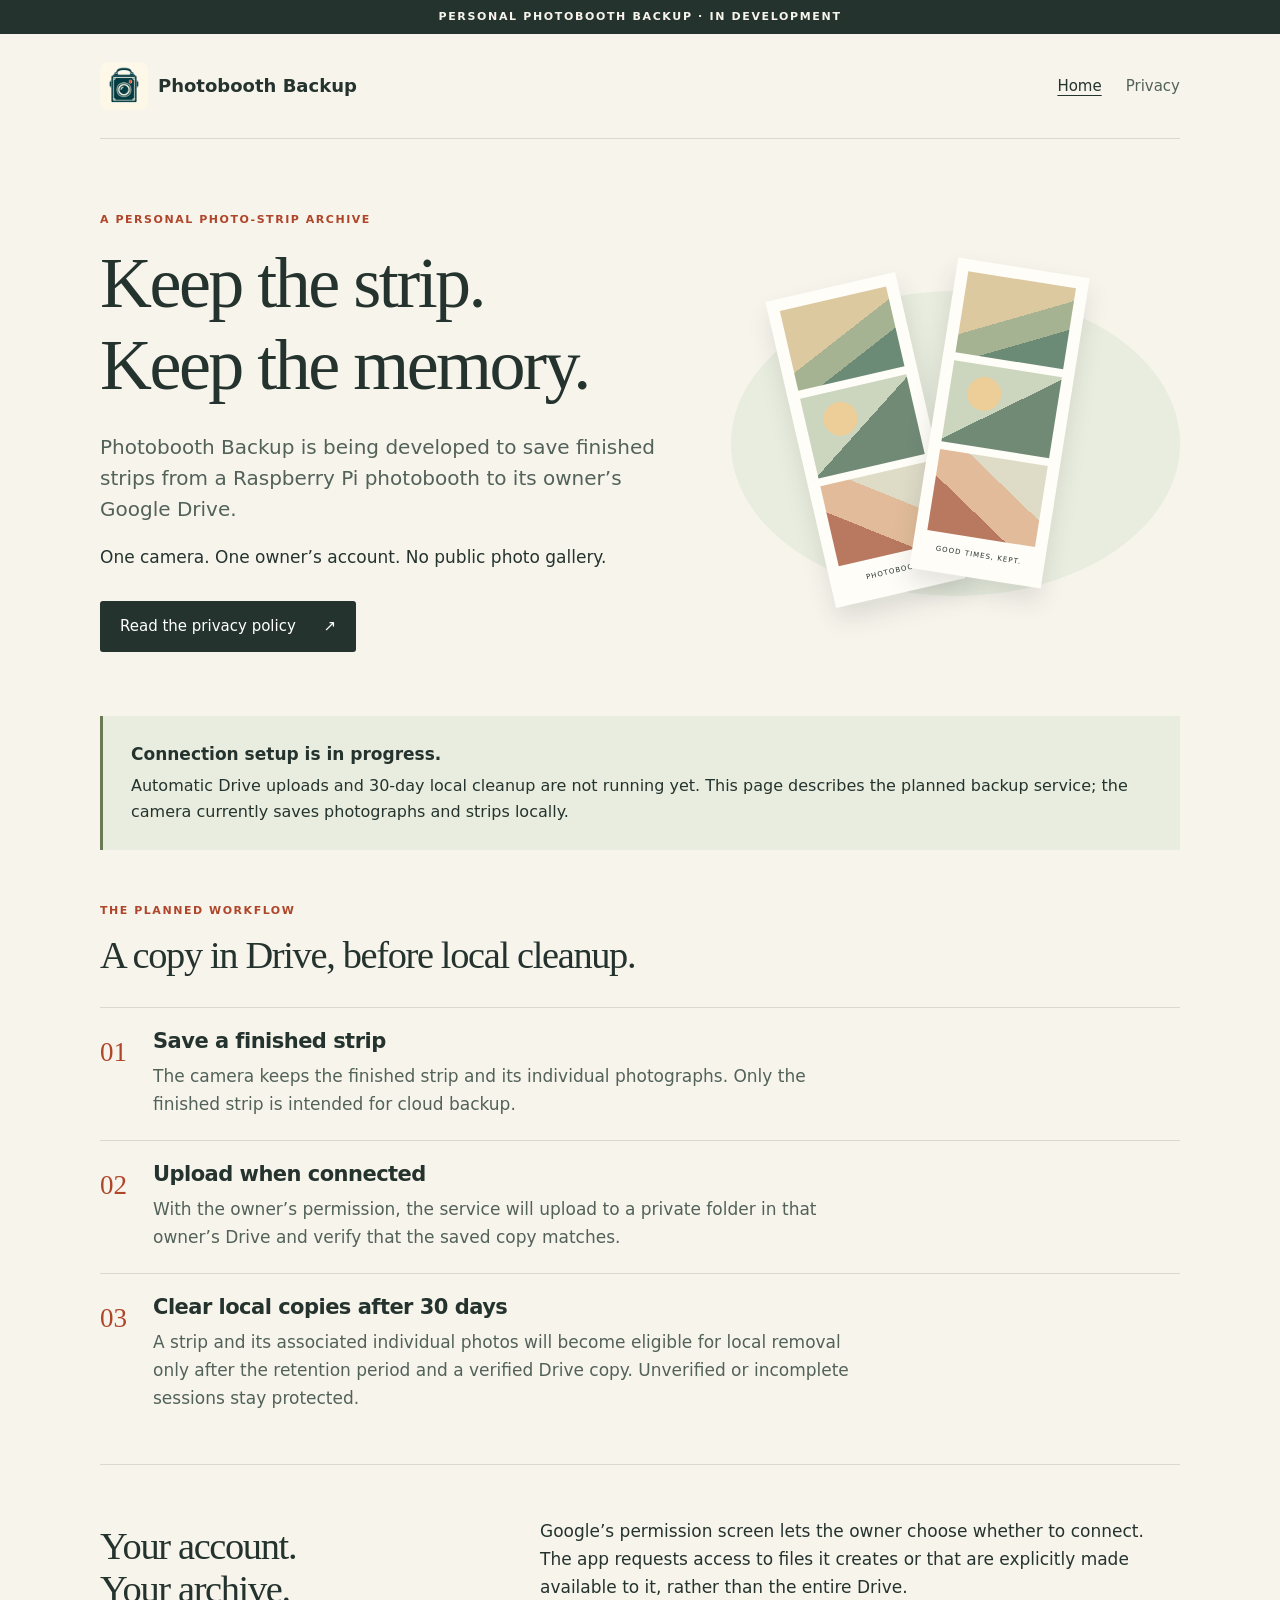
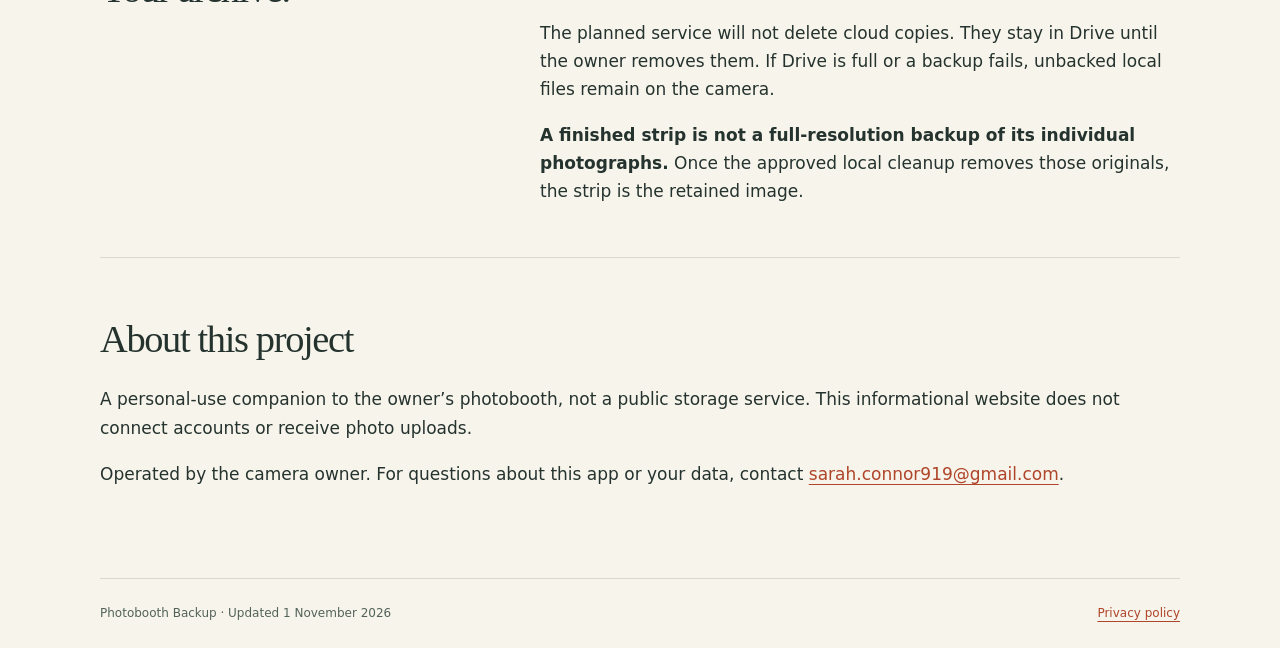
<file: index.html>
<!doctype html>
<html lang="en">
<head>
  <meta charset="utf-8">
  <meta name="viewport" content="width=device-width, initial-scale=1">
  <meta name="robots" content="noindex, nofollow">
  <meta name="description" content="Photobooth Backup: a personal photo-strip archive for a Raspberry Pi photobooth. Google Drive backup is in development.">
  <title>Photobooth Backup — Photo strips, kept privately</title>
  <link rel="icon" type="image/png" href="photobooth-logo.png">
  <link rel="stylesheet" href="styles.css">
</head>
<body>
  <a class="skip" href="#main">Skip to content</a>
  <div class="review-banner">PERSONAL PHOTOBOOTH BACKUP · IN DEVELOPMENT</div>
  <header class="site-header wrap">
    <a class="brand" href="index.html"><img class="brand-logo" src="photobooth-logo.png" alt="" width="48" height="48"> Photobooth Backup</a>
    <nav aria-label="Main navigation"><a href="index.html" aria-current="page">Home</a><a href="privacy.html">Privacy</a></nav>
  </header>
  <main id="main" class="wrap">
    <section class="hero" aria-labelledby="title">
      <div>
        <p class="eyebrow">A personal photo-strip archive</p>
        <h1 id="title">Keep the strip.<br>Keep the memory.</h1>
        <p class="intro">Photobooth Backup is being developed to save finished strips from a Raspberry Pi photobooth to its owner’s Google Drive.</p>
        <p>One camera. One owner’s account. No public photo gallery.</p>
        <a class="button" href="privacy.html">Read the privacy policy <span aria-hidden="true">↗</span></a>
      </div>
      <div class="illustration" role="img" aria-label="An illustration of two photo strips, using abstract shapes rather than real photographs">
        <div class="strip strip-back"><i></i><i></i><i></i><span>PHOTOBOOTH</span></div>
        <div class="strip strip-front"><i></i><i></i><i></i><span>GOOD TIMES, KEPT.</span></div>
      </div>
    </section>
    <aside class="status" aria-label="Current development status"><strong>Connection setup is in progress.</strong><p>Automatic Drive uploads and 30-day local cleanup are not running yet. This page describes the planned backup service; the camera currently saves photographs and strips locally.</p></aside>
    <section class="section" aria-labelledby="plan">
      <p class="eyebrow">The planned workflow</p>
      <h2 id="plan">A copy in Drive, before local cleanup.</h2>
      <ol class="steps">
        <li><span class="step-number" aria-hidden="true">01</span><div><h3>Save a finished strip</h3><p>The camera keeps the finished strip and its individual photographs. Only the finished strip is intended for cloud backup.</p></div></li>
        <li><span class="step-number" aria-hidden="true">02</span><div><h3>Upload when connected</h3><p>With the owner’s permission, the service will upload to a private folder in that owner’s Drive and verify that the saved copy matches.</p></div></li>
        <li><span class="step-number" aria-hidden="true">03</span><div><h3>Clear local copies after 30 days</h3><p>A strip and its associated individual photos will become eligible for local removal only after the retention period and a verified Drive copy. Unverified or incomplete sessions stay protected.</p></div></li>
      </ol>
    </section>
    <section class="section split" aria-labelledby="control">
      <h2 id="control">Your account.<br>Your archive.</h2>
      <div><p>Google’s permission screen lets the owner choose whether to connect. The app requests access to files it creates or that are explicitly made available to it, rather than the entire Drive.</p><p>The planned service will not delete cloud copies. They stay in Drive until the owner removes them. If Drive is full or a backup fails, unbacked local files remain on the camera.</p><p><strong>A finished strip is not a full-resolution backup of its individual photographs.</strong> Once the approved local cleanup removes those originals, the strip is the retained image.</p></div>
    </section>
    <section class="contact section" aria-labelledby="contact">
      <h2 id="contact">About this project</h2>
      <p>A personal-use companion to the owner’s photobooth, not a public storage service. This informational website does not connect accounts or receive photo uploads.</p>
      <p>Operated by the camera owner. For questions about this app or your data, contact <a href="mailto:sarah.connor919@gmail.com">sarah.connor919@gmail.com</a>.</p>
    </section>
  </main>
  <footer class="wrap site-footer"><span>Photobooth Backup · Updated 1 November 2026</span><a href="privacy.html">Privacy policy</a></footer>
</body>
</html>
</file>
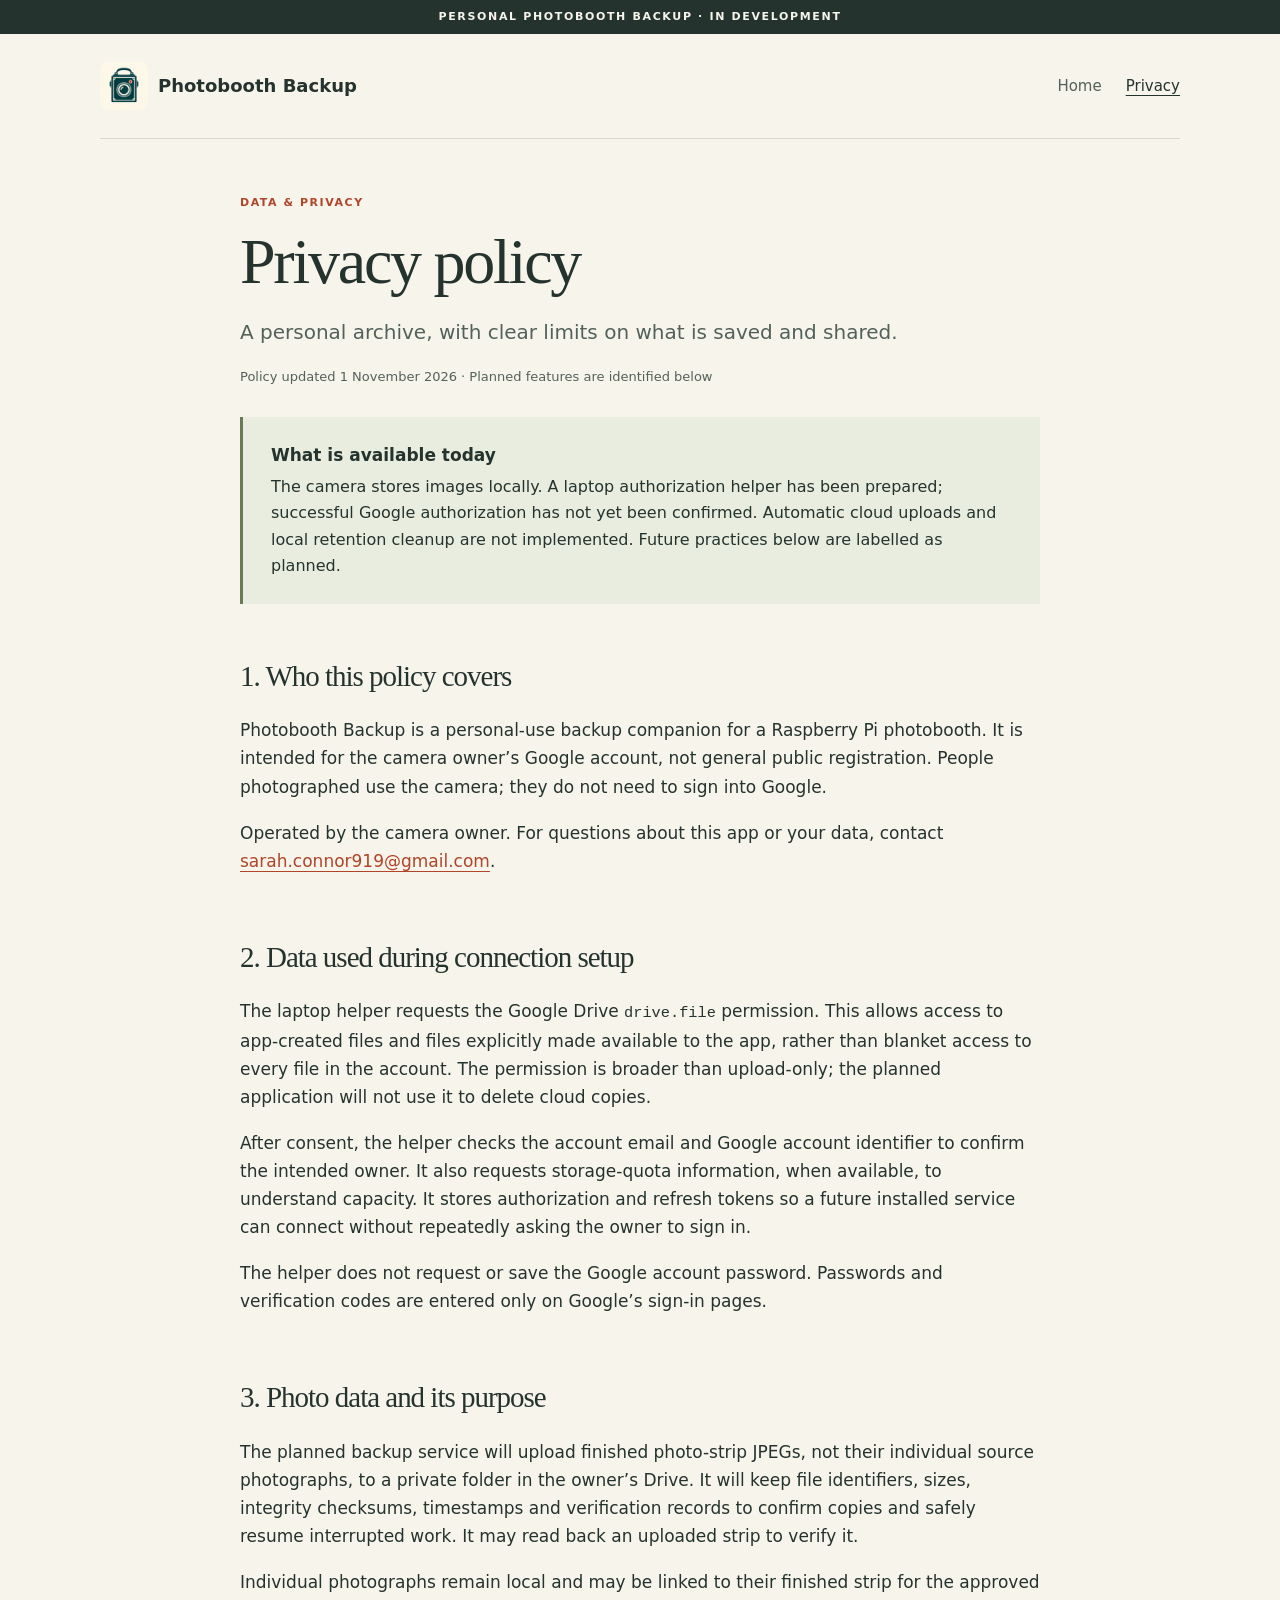
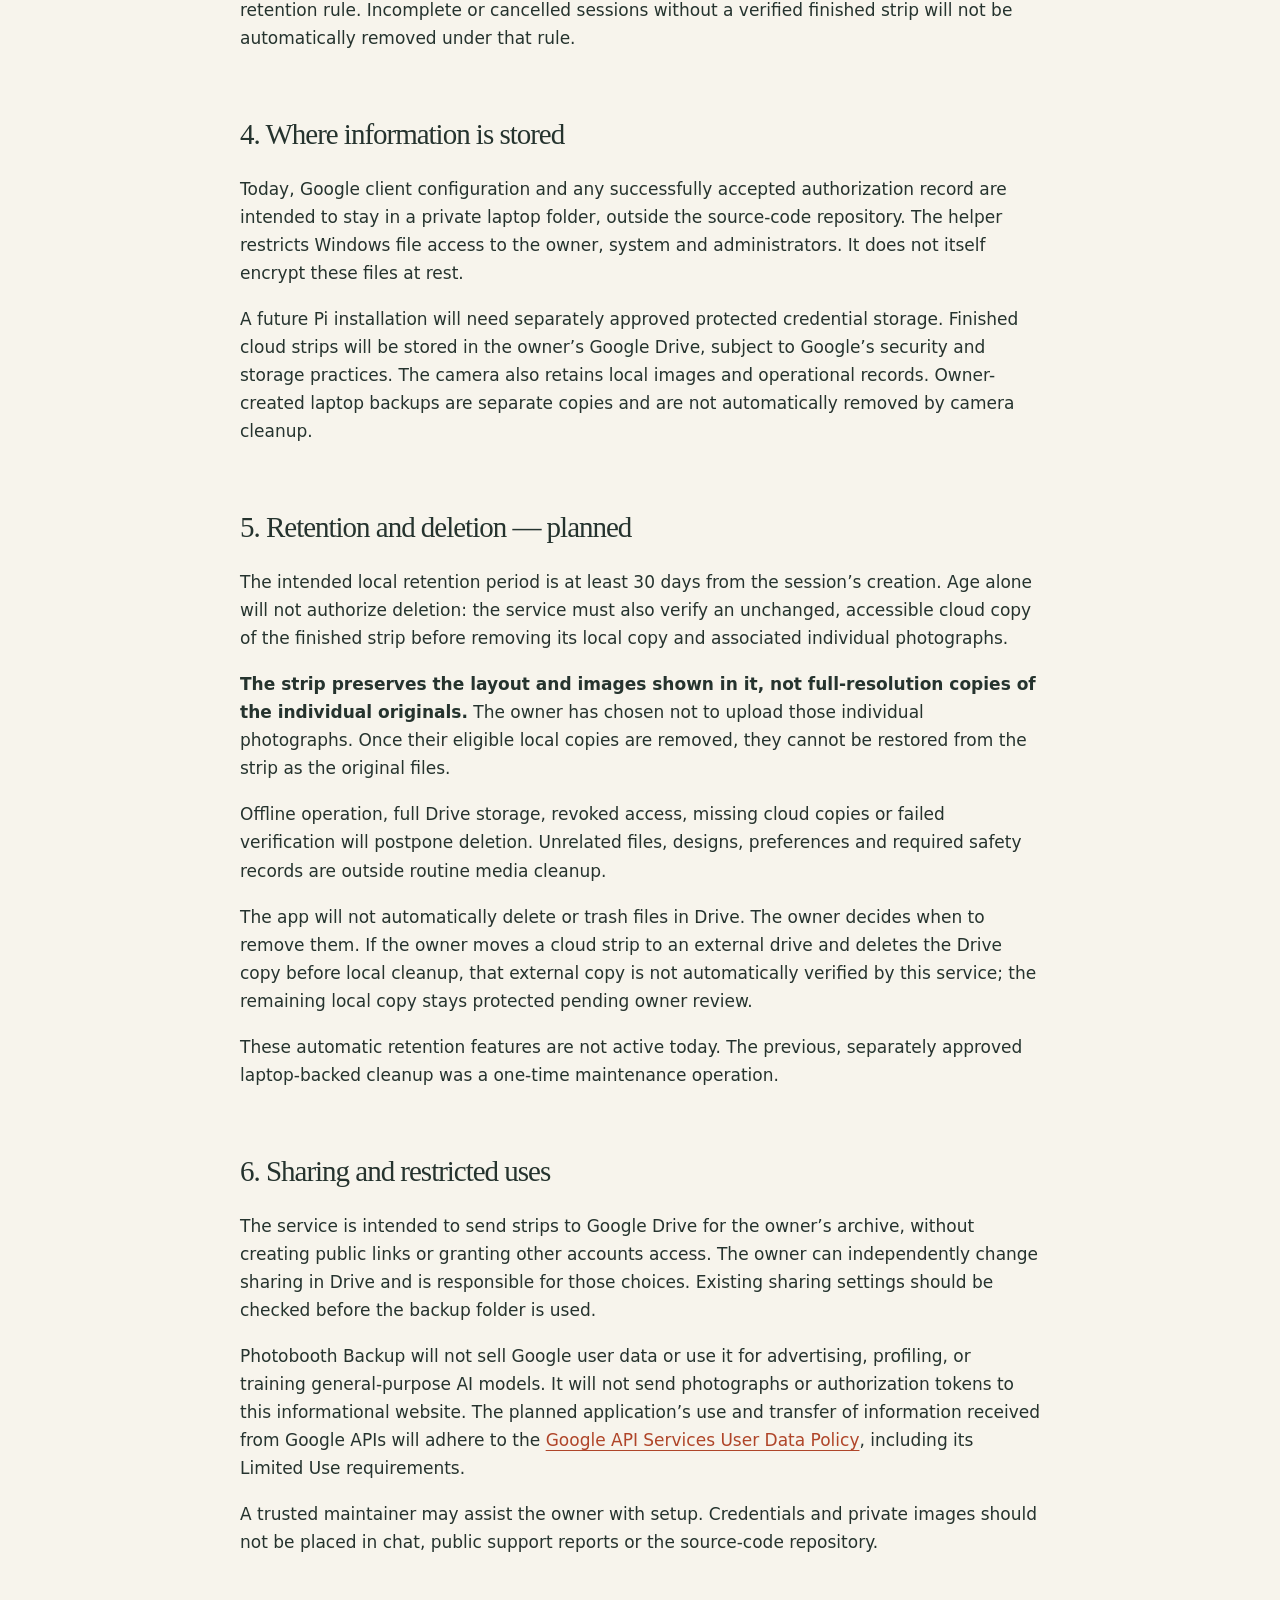
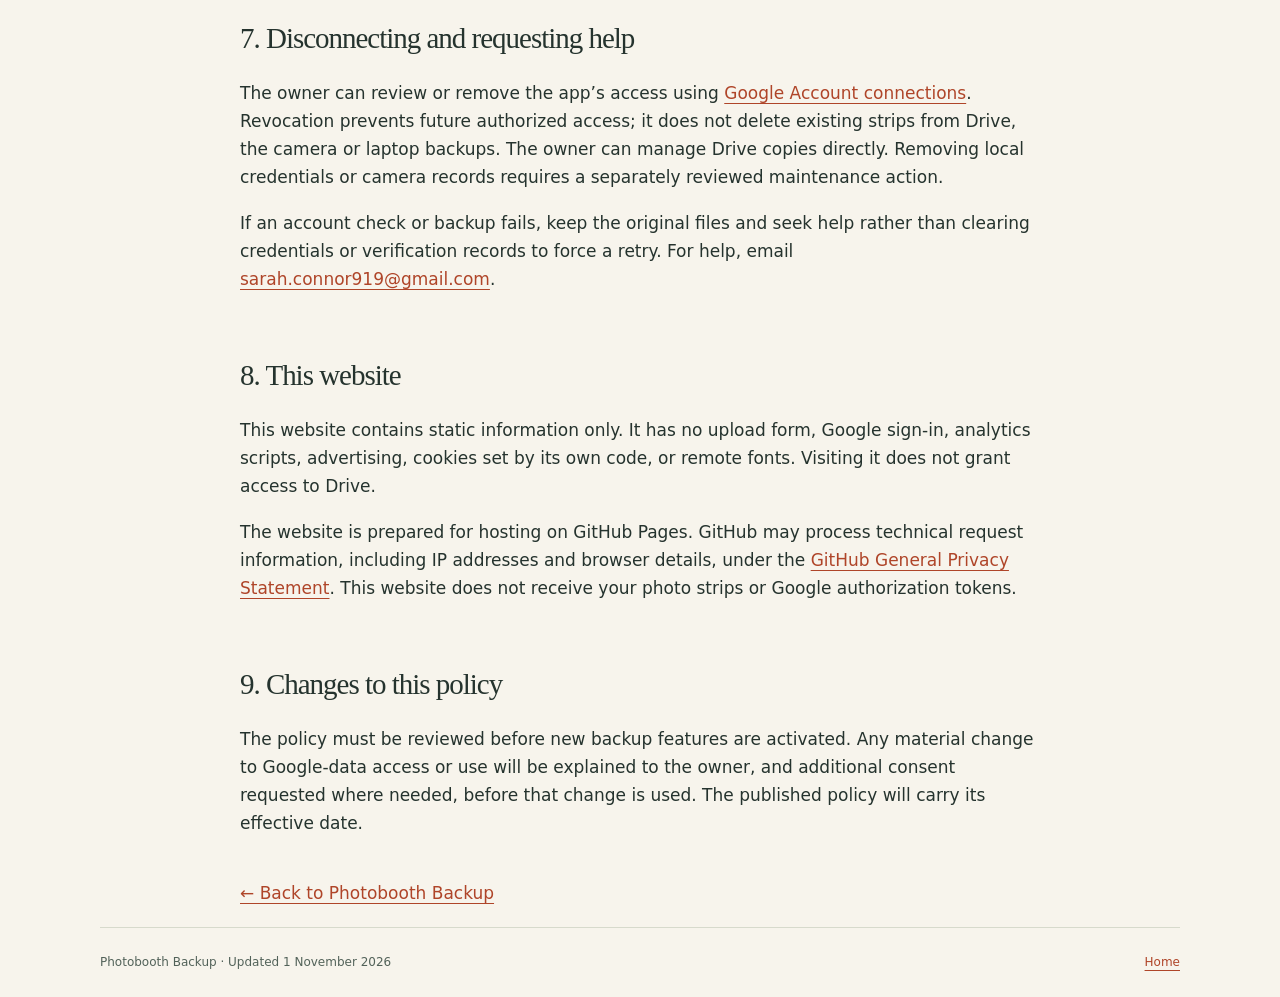
<file: privacy.html>
<!doctype html>
<html lang="en">
<head>
  <meta charset="utf-8">
  <meta name="viewport" content="width=device-width, initial-scale=1">
  <meta name="robots" content="noindex, nofollow">
  <meta name="description" content="How Photobooth Backup handles Google account authorization, photo strips and planned local retention.">
  <title>Privacy policy — Photobooth Backup</title>
  <link rel="icon" type="image/png" href="photobooth-logo.png">
  <link rel="stylesheet" href="styles.css">
</head>
<body>
  <a class="skip" href="#main">Skip to content</a>
  <div class="review-banner">PERSONAL PHOTOBOOTH BACKUP · IN DEVELOPMENT</div>
  <header class="site-header wrap">
    <a class="brand" href="index.html"><img class="brand-logo" src="photobooth-logo.png" alt="" width="48" height="48"> Photobooth Backup</a>
    <nav aria-label="Main navigation"><a href="index.html">Home</a><a href="privacy.html" aria-current="page">Privacy</a></nav>
  </header>
  <main id="main" class="wrap policy">
    <p class="eyebrow">Data &amp; privacy</p>
    <h1>Privacy policy</h1>
    <p class="intro">A personal archive, with clear limits on what is saved and shared.</p>
    <p class="date">Policy updated 1 November 2026 · Planned features are identified below</p>
    <aside class="status"><strong>What is available today</strong><p>The camera stores images locally. A laptop authorization helper has been prepared; successful Google authorization has not yet been confirmed. Automatic cloud uploads and local retention cleanup are not implemented. Future practices below are labelled as planned.</p></aside>
    <section><h2>1. Who this policy covers</h2><p>Photobooth Backup is a personal-use backup companion for a Raspberry Pi photobooth. It is intended for the camera owner’s Google account, not general public registration. People photographed use the camera; they do not need to sign into Google.</p><p>Operated by the camera owner. For questions about this app or your data, contact <a href="mailto:sarah.connor919@gmail.com">sarah.connor919@gmail.com</a>.</p></section>
    <section><h2>2. Data used during connection setup</h2><p>The laptop helper requests the Google Drive <code>drive.file</code> permission. This allows access to app-created files and files explicitly made available to the app, rather than blanket access to every file in the account. The permission is broader than upload-only; the planned application will not use it to delete cloud copies.</p><p>After consent, the helper checks the account email and Google account identifier to confirm the intended owner. It also requests storage-quota information, when available, to understand capacity. It stores authorization and refresh tokens so a future installed service can connect without repeatedly asking the owner to sign in.</p><p>The helper does not request or save the Google account password. Passwords and verification codes are entered only on Google’s sign-in pages.</p></section>
    <section><h2>3. Photo data and its purpose</h2><p>The planned backup service will upload finished photo-strip JPEGs, not their individual source photographs, to a private folder in the owner’s Drive. It will keep file identifiers, sizes, integrity checksums, timestamps and verification records to confirm copies and safely resume interrupted work. It may read back an uploaded strip to verify it.</p><p>Individual photographs remain local and may be linked to their finished strip for the approved retention rule. Incomplete or cancelled sessions without a verified finished strip will not be automatically removed under that rule.</p></section>
    <section><h2>4. Where information is stored</h2><p>Today, Google client configuration and any successfully accepted authorization record are intended to stay in a private laptop folder, outside the source-code repository. The helper restricts Windows file access to the owner, system and administrators. It does not itself encrypt these files at rest.</p><p>A future Pi installation will need separately approved protected credential storage. Finished cloud strips will be stored in the owner’s Google Drive, subject to Google’s security and storage practices. The camera also retains local images and operational records. Owner-created laptop backups are separate copies and are not automatically removed by camera cleanup.</p></section>
    <section><h2>5. Retention and deletion — planned</h2><p>The intended local retention period is at least 30 days from the session’s creation. Age alone will not authorize deletion: the service must also verify an unchanged, accessible cloud copy of the finished strip before removing its local copy and associated individual photographs.</p><p><strong>The strip preserves the layout and images shown in it, not full-resolution copies of the individual originals.</strong> The owner has chosen not to upload those individual photographs. Once their eligible local copies are removed, they cannot be restored from the strip as the original files.</p><p>Offline operation, full Drive storage, revoked access, missing cloud copies or failed verification will postpone deletion. Unrelated files, designs, preferences and required safety records are outside routine media cleanup.</p><p>The app will not automatically delete or trash files in Drive. The owner decides when to remove them. If the owner moves a cloud strip to an external drive and deletes the Drive copy before local cleanup, that external copy is not automatically verified by this service; the remaining local copy stays protected pending owner review.</p><p>These automatic retention features are not active today. The previous, separately approved laptop-backed cleanup was a one-time maintenance operation.</p></section>
    <section><h2>6. Sharing and restricted uses</h2><p>The service is intended to send strips to Google Drive for the owner’s archive, without creating public links or granting other accounts access. The owner can independently change sharing in Drive and is responsible for those choices. Existing sharing settings should be checked before the backup folder is used.</p><p>Photobooth Backup will not sell Google user data or use it for advertising, profiling, or training general-purpose AI models. It will not send photographs or authorization tokens to this informational website. The planned application’s use and transfer of information received from Google APIs will adhere to the <a href="https://developers.google.com/terms/api-services-user-data-policy">Google API Services User Data Policy</a>, including its Limited Use requirements.</p><p>A trusted maintainer may assist the owner with setup. Credentials and private images should not be placed in chat, public support reports or the source-code repository.</p></section>
    <section><h2>7. Disconnecting and requesting help</h2><p>The owner can review or remove the app’s access using <a href="https://myaccount.google.com/connections">Google Account connections</a>. Revocation prevents future authorized access; it does not delete existing strips from Drive, the camera or laptop backups. The owner can manage Drive copies directly. Removing local credentials or camera records requires a separately reviewed maintenance action.</p><p>If an account check or backup fails, keep the original files and seek help rather than clearing credentials or verification records to force a retry. For help, email <a href="mailto:sarah.connor919@gmail.com">sarah.connor919@gmail.com</a>.</p></section>
    <section><h2>8. This website</h2><p>This website contains static information only. It has no upload form, Google sign-in, analytics scripts, advertising, cookies set by its own code, or remote fonts. Visiting it does not grant access to Drive.</p><p>The website is prepared for hosting on GitHub Pages. GitHub may process technical request information, including IP addresses and browser details, under the <a href="https://docs.github.com/en/site-policy/privacy-policies/github-general-privacy-statement">GitHub General Privacy Statement</a>. This website does not receive your photo strips or Google authorization tokens.</p></section>
    <section><h2>9. Changes to this policy</h2><p>The policy must be reviewed before new backup features are activated. Any material change to Google-data access or use will be explained to the owner, and additional consent requested where needed, before that change is used. The published policy will carry its effective date.</p></section>
    <p class="back-link"><a href="index.html">← Back to Photobooth Backup</a></p>
  </main>
  <footer class="wrap site-footer"><span>Photobooth Backup · Updated 1 November 2026</span><a href="index.html">Home</a></footer>
</body>
</html>
</file>
<file: styles.css>
:root{color-scheme:light;--paper:#f7f4ec;--ink:#25332e;--muted:#526259;--accent:#af4529;--rule:#d7dacc;--wash:#e8eddf}
*{box-sizing:border-box}body{margin:0;background:var(--paper);color:var(--ink);font:17px/1.65 system-ui,-apple-system,"Segoe UI",sans-serif}a{color:var(--accent);text-underline-offset:4px}a:hover{text-decoration-thickness:2px}a:focus-visible{outline:3px solid var(--accent);outline-offset:5px}.wrap{width:min(1080px,calc(100% - 64px));margin-inline:auto}.review-banner{padding:8px 24px;text-align:center;background:var(--ink);color:var(--paper);font-size:11px;letter-spacing:.15em;font-weight:700}.site-header{padding-block:28px;display:flex;align-items:center;justify-content:space-between;gap:24px;border-bottom:1px solid var(--rule)}.brand{display:flex;align-items:center;gap:10px;color:var(--ink);font-size:18px;font-weight:700;text-decoration:none}.brand-icon{font-size:28px;line-height:1;color:var(--accent)}nav{display:flex;gap:24px}nav a{color:var(--muted);text-decoration:none;font-size:15px}nav a[aria-current]{color:var(--ink);text-decoration:underline}.hero{display:grid;grid-template-columns:1.3fr 1fr;gap:48px;align-items:center;padding:72px 0 64px}h1,h2,h3{line-height:1.13;letter-spacing:-.035em}h1,h2{font-family:Georgia,"Times New Roman",serif;font-weight:400}h1{font-size:clamp(44px,5.8vw,72px);margin:14px 0 26px}h2{font-size:clamp(30px,3vw,42px);margin:8px 0 24px}h3{font-size:21px;margin:0 0 8px;letter-spacing:-.025em}p{margin:0 0 18px}.eyebrow{color:var(--accent);text-transform:uppercase;letter-spacing:.14em;font-size:11px;font-weight:750;margin:0 0 14px}.intro{font-size:20px;line-height:1.55;color:var(--muted);max-width:38em}.button{display:inline-flex;gap:28px;background:var(--ink);color:white;text-decoration:none;padding:13px 20px;border-radius:3px;margin-top:12px;font-size:15px}.button:hover{background:#374c41}.illustration{position:relative;min-height:350px;isolation:isolate}.illustration:before{content:"";position:absolute;inset:10% 0 3%;border-radius:50%;background:var(--wash)}.strip{position:absolute;width:133px;padding:12px;background:#fffdf8;box-shadow:0 13px 25px #25332e20;display:grid;gap:8px;transform:rotate(9deg);left:45%;top:10px}.strip-back{left:15%;top:27px;transform:rotate(-13deg)}.strip i{height:82px;background:linear-gradient(155deg,#dcc9a0 0 48%,#a6b393 48% 70%,#6c8b76 70%);display:block}.strip i:nth-child(2){background:radial-gradient(circle at 32% 35%,#edce98 0 18%,transparent 19%),linear-gradient(145deg,#ccd5bd 50%,#718a76 50%)}.strip i:nth-child(3){background:linear-gradient(35deg,#b97960 35%,#e2bc9a 35% 65%,#dedbc7 65%)}.strip span{font-size:7px;letter-spacing:.15em;text-align:center;font-style:normal;padding:4px 0}.status{background:var(--wash);padding:24px 28px;border-left:3px solid #6a7a55}.status p{margin:5px 0 0;font-size:16px}.section{padding-block:52px;border-bottom:1px solid var(--rule)}.steps{list-style:none;padding:0;margin:30px 0 0}.steps li{display:flex;gap:26px;padding:22px 0;border-top:1px solid var(--rule)}.steps li:last-child{padding-bottom:0}.steps p{margin:0;max-width:720px;color:var(--muted)}.step-number{font-family:Georgia,serif;font-size:27px;color:var(--accent)}.split{display:grid;grid-template-columns:1fr 1.6fr;gap:40px}.split p:last-child{margin-bottom:0}.contact{border-bottom:0}.review-note{font-size:15px;background:#eee7dc;padding:16px 20px;border-radius:3px;color:#534b3f}.site-footer{border-top:1px solid var(--rule);display:flex;justify-content:space-between;gap:20px;padding-block:25px;margin-top:20px;font-size:12px;color:var(--muted)}.policy{max-width:800px;padding-top:55px}.policy h1{font-size:clamp(44px,6vw,64px);margin-bottom:18px}.date{font-size:13px;color:var(--muted);margin-bottom:30px}.policy section{padding-top:40px}.policy h2{font-size:29px}.policy p{max-width:75ch}.policy .status{margin-bottom:8px}.back-link{margin-top:42px}code{font-size:.9em;overflow-wrap:anywhere}.skip{position:absolute;top:-100px;left:16px;background:white;padding:12px;z-index:5}.skip:focus{top:12px}
@media(max-width:650px){.wrap{width:calc(100% - 36px)}.site-header{padding-block:20px;gap:14px;flex-wrap:wrap}.brand{font-size:15px}nav{gap:16px}.hero{grid-template-columns:1fr;gap:10px;padding:42px 0}.hero h1{font-size:clamp(36px,10vw,49px)}.illustration{min-height:330px;max-width:340px;width:100%;margin:12px auto 0}.intro{font-size:18px}.split{grid-template-columns:1fr;gap:4px}.section{padding-block:36px}.status{padding:20px}.steps li{gap:18px}.site-footer{flex-direction:column;gap:6px}.policy{padding-top:36px}.policy h2{font-size:27px}.review-banner{font-size:10px}}
@media print{.review-banner{color:black;background:white;border-bottom:1px solid #aaa}.site-header nav,.illustration,.button,.skip{display:none}.wrap{width:100%;max-width:none}.hero,.split{display:block}.section,.policy section{padding-block:12px}.policy{padding-top:12px}h1{font-size:36px}.status,.review-note{break-inside:avoid}.site-footer{margin-top:10px}}

.brand-logo{display:block;object-fit:contain;width:48px;height:48px;border-radius:8px}
</file>
